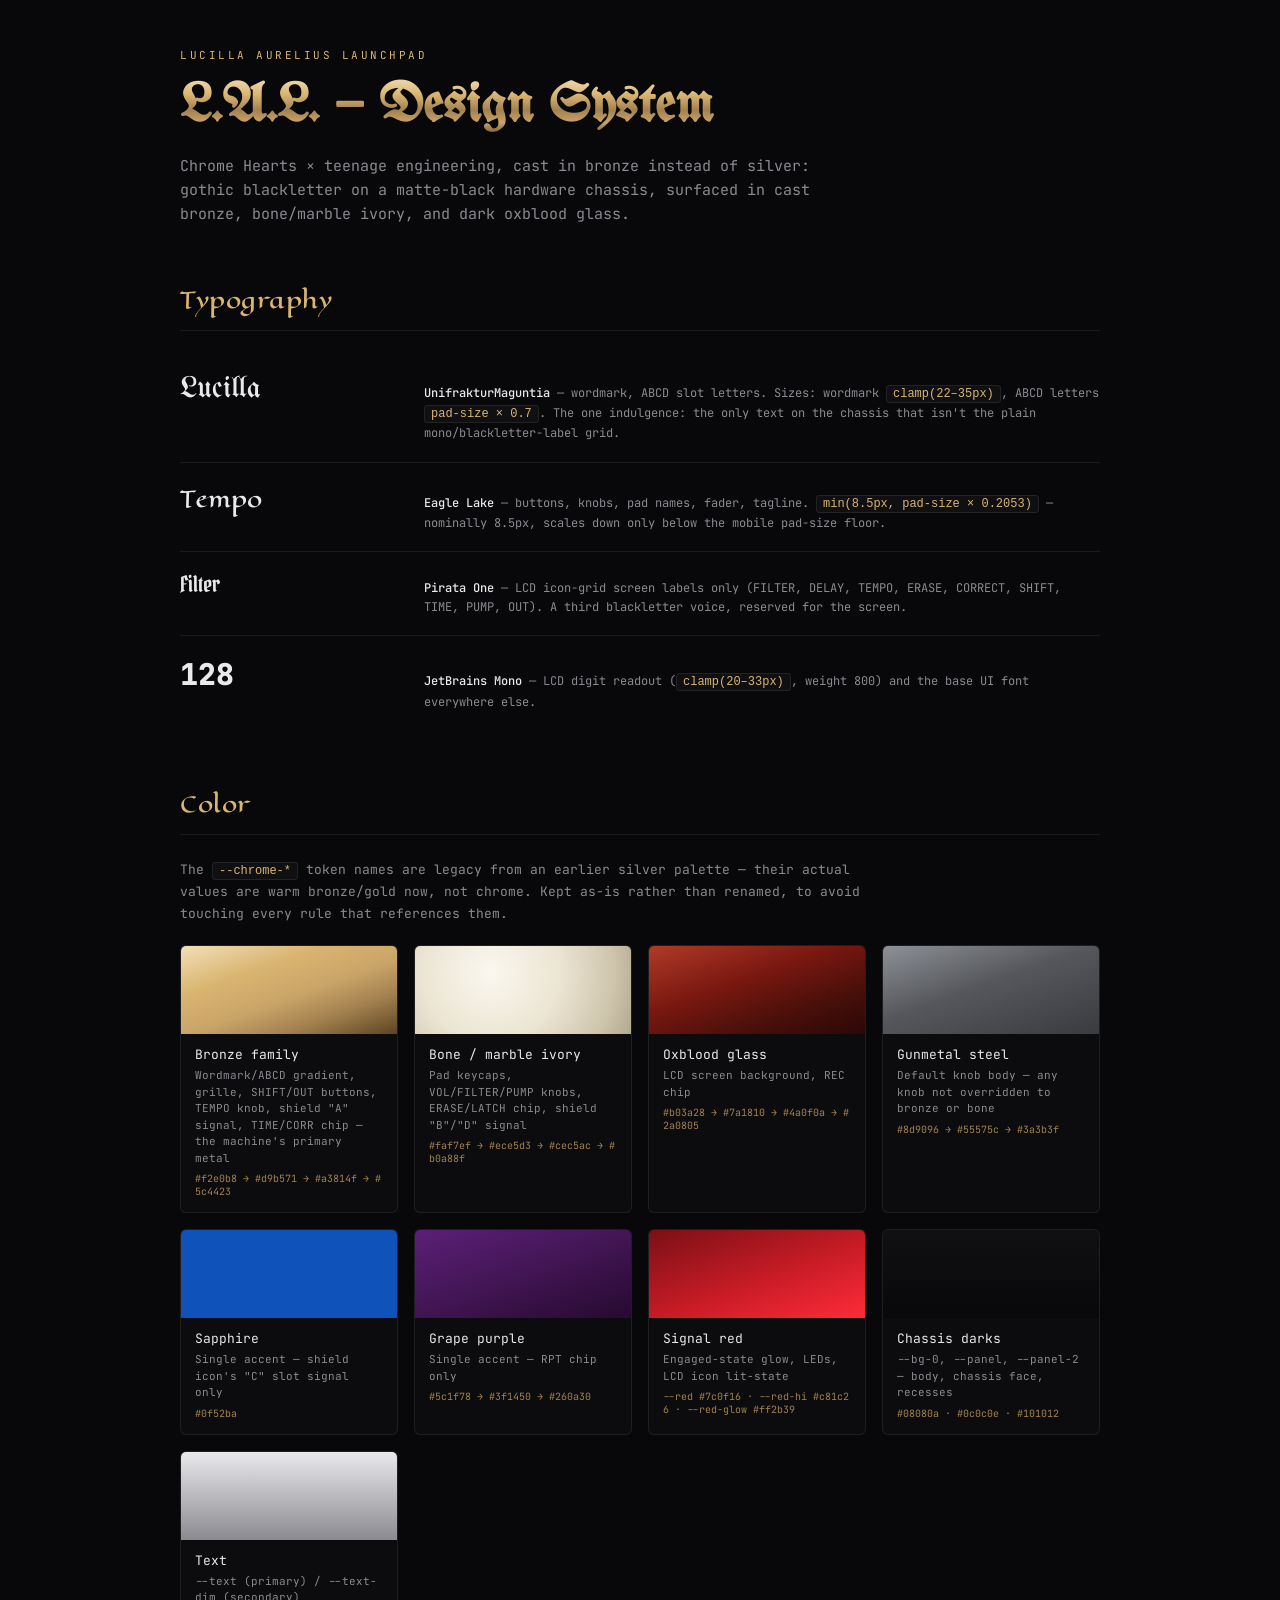
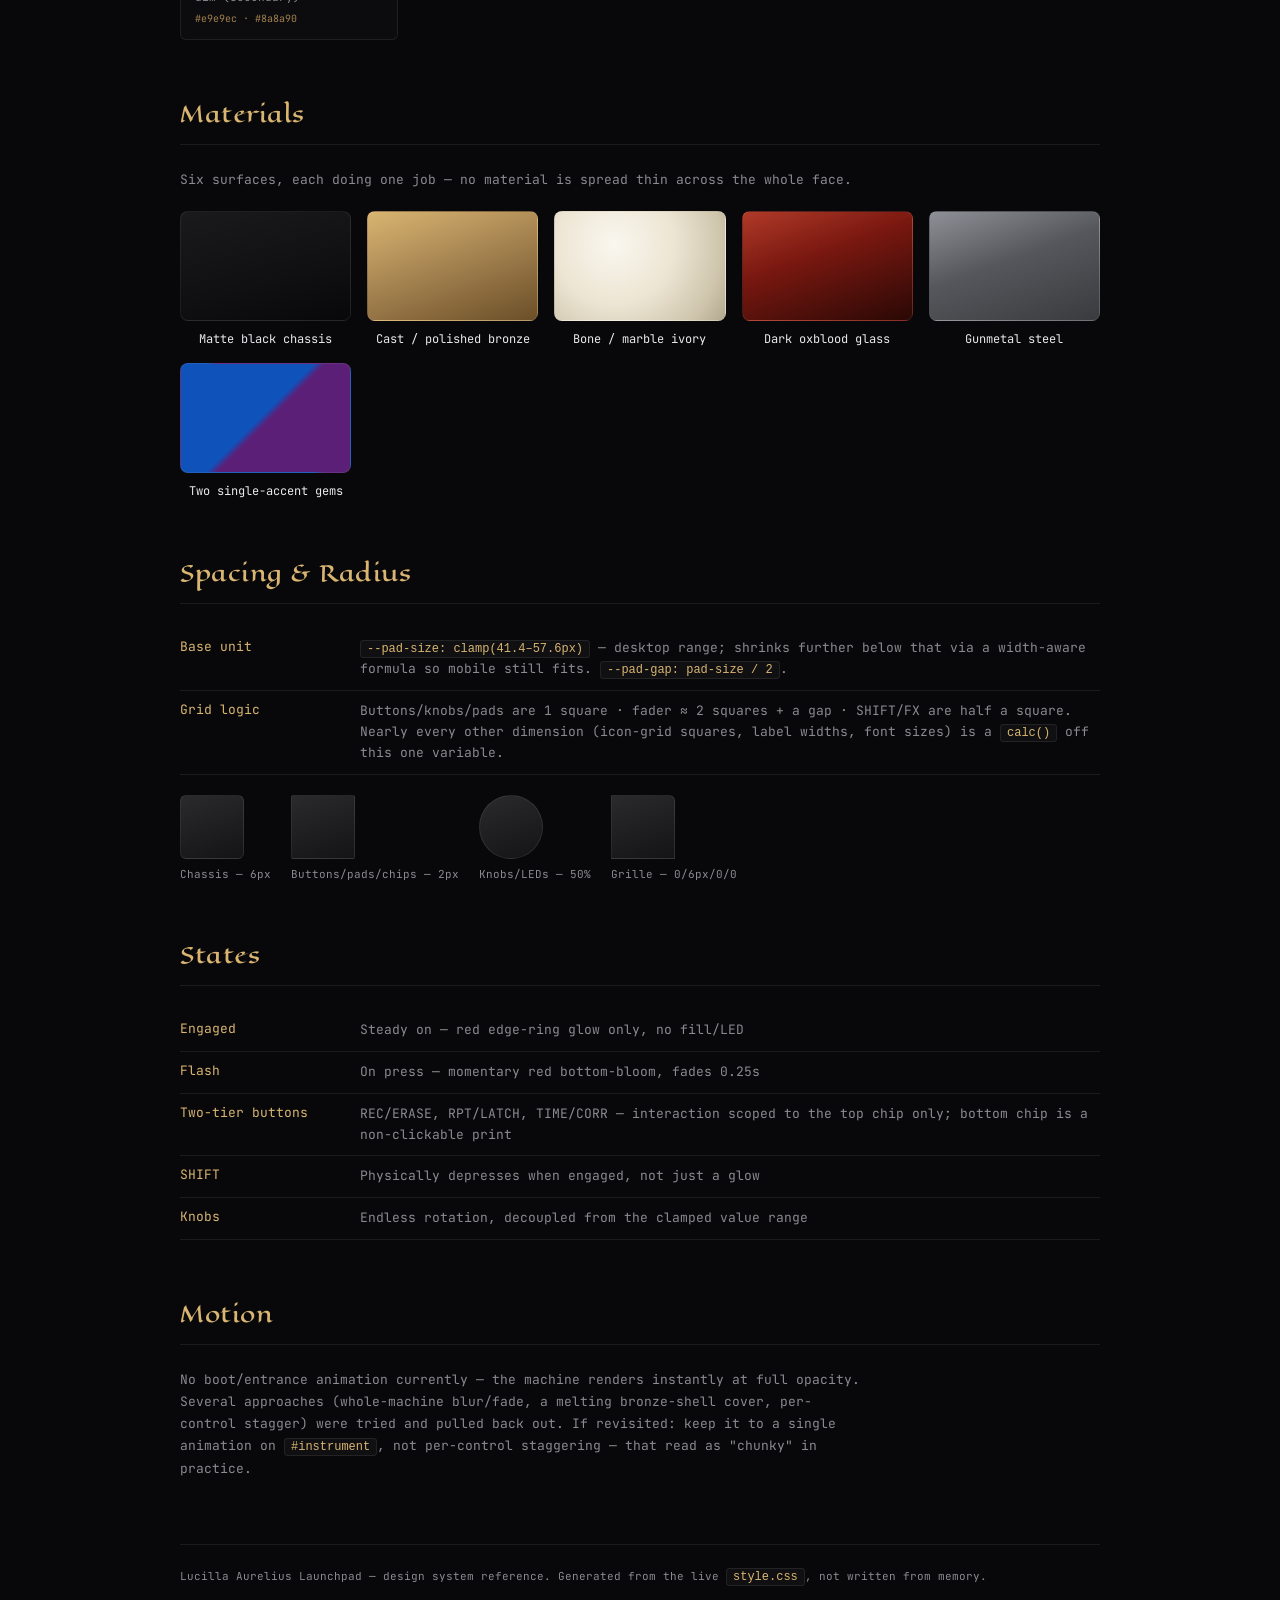
<file: design-system-reference.html>
<!DOCTYPE html>
<html lang="en">
<head>
<meta charset="UTF-8" />
<meta name="viewport" content="width=device-width, initial-scale=1.0" />
<title>L.A.L. — Design System</title>
<link rel="preconnect" href="https://fonts.googleapis.com">
<link rel="preconnect" href="https://fonts.gstatic.com" crossorigin>
<link href="https://fonts.googleapis.com/css2?family=UnifrakturMaguntia&family=Eagle+Lake&family=Pirata+One&family=JetBrains+Mono:wght@400;500;700;800&display=swap" rel="stylesheet">
<style>
  :root{
    --bg-0:#08080a;
    --panel:#0c0c0e;
    --panel-2:#101012;
    --line:rgba(255,255,255,0.08);
    --text:#e9e9ec;
    --text-dim:#8a8a90;
    --chrome-hi:#d9b571;
    --chrome-mid:#a3814f;
    --chrome-lo:#5c4423;
  }
  *{ box-sizing:border-box; }
  html,body{
    margin:0;
    background:var(--bg-0);
    color:var(--text);
    font-family:'JetBrains Mono', monospace;
  }
  body{
    padding:48px 20px 80px;
  }
  .wrap{
    max-width:920px;
    margin:0 auto;
  }
  header{
    margin-bottom:56px;
  }
  .kicker{
    font-size:11px;
    letter-spacing:2.5px;
    color:var(--chrome-hi);
    text-transform:uppercase;
    margin-bottom:14px;
  }
  h1{
    font-family:'UnifrakturMaguntia', cursive;
    font-size:clamp(34px, 6vw, 54px);
    margin:0 0 16px;
    background:linear-gradient(180deg, #f2e0b8 0%, #d9b571 30%, #a3814f 55%, #c9a468 75%, #5c4423 100%);
    -webkit-background-clip:text;
    background-clip:text;
    -webkit-text-fill-color:transparent;
    line-height:1.15;
  }
  .subtitle{
    font-size:15px;
    color:var(--text-dim);
    line-height:1.6;
    max-width:640px;
  }
  section{
    margin-bottom:56px;
  }
  h2{
    font-family:'Eagle Lake', cursive;
    font-weight:400;
    font-size:22px;
    letter-spacing:0.5px;
    color:var(--chrome-hi);
    border-bottom:1px solid var(--line);
    padding-bottom:12px;
    margin:0 0 24px;
  }
  .note{
    font-size:13px;
    color:var(--text-dim);
    line-height:1.7;
    margin:0 0 20px;
    max-width:680px;
  }
  code{
    background:var(--panel-2);
    border:1px solid var(--line);
    border-radius:3px;
    padding:1px 6px;
    font-size:12px;
    color:var(--chrome-hi);
  }

  /* type samples */
  .type-row{
    display:flex;
    align-items:baseline;
    gap:24px;
    padding:18px 0;
    border-bottom:1px solid var(--line);
  }
  .type-row:last-child{ border-bottom:none; }
  .type-sample{
    font-size:30px;
    min-width:220px;
    color:var(--text);
  }
  .type-meta{
    font-size:12px;
    color:var(--text-dim);
    line-height:1.6;
  }
  .type-meta b{ color:var(--text); font-weight:500; }
  .f-unifraktur{ font-family:'UnifrakturMaguntia', cursive; }
  .f-eagle{ font-family:'Eagle Lake', cursive; font-size:22px; }
  .f-pirata{ font-family:'Pirata One', cursive; font-size:22px; }
  .f-mono{ font-family:'JetBrains Mono', monospace; font-weight:800; }

  /* swatches */
  .swatch-grid{
    display:grid;
    grid-template-columns:repeat(auto-fill, minmax(200px, 1fr));
    gap:16px;
  }
  .swatch{
    border:1px solid var(--line);
    border-radius:6px;
    overflow:hidden;
    background:var(--panel);
  }
  .swatch-fill{
    height:88px;
  }
  .swatch-body{
    padding:12px 14px 14px;
  }
  .swatch-name{
    font-size:13px;
    color:var(--text);
    margin-bottom:4px;
  }
  .swatch-use{
    font-size:11px;
    color:var(--text-dim);
    line-height:1.5;
  }
  .swatch-hex{
    font-size:10px;
    color:var(--chrome-mid);
    margin-top:6px;
    word-break:break-all;
  }

  /* materials */
  .material-grid{
    display:grid;
    grid-template-columns:repeat(auto-fill, minmax(150px, 1fr));
    gap:16px;
  }
  .material{
    text-align:center;
  }
  .material-swatch{
    height:110px;
    border-radius:8px;
    border:1px solid var(--line);
    margin-bottom:10px;
  }
  .material-label{
    font-size:12px;
    color:var(--text);
  }

  /* spacing/radius/states */
  .kv-table{
    width:100%;
    border-collapse:collapse;
    font-size:13px;
  }
  .kv-table td{
    padding:10px 0;
    border-bottom:1px solid var(--line);
    vertical-align:top;
  }
  .kv-table td:first-child{
    color:var(--chrome-hi);
    width:180px;
    padding-right:20px;
  }
  .kv-table td:last-child{
    color:var(--text-dim);
    line-height:1.6;
  }

  .radius-row{
    display:flex;
    gap:20px;
    flex-wrap:wrap;
  }
  .radius-item{
    text-align:center;
  }
  .radius-box{
    width:64px;
    height:64px;
    background:linear-gradient(160deg, #2a2a2d, #141416);
    border:1px solid var(--line);
    margin-bottom:8px;
  }
  .radius-label{
    font-size:11px;
    color:var(--text-dim);
  }

  footer{
    margin-top:64px;
    padding-top:24px;
    border-top:1px solid var(--line);
    font-size:11px;
    color:var(--text-dim);
  }
</style>
</head>
<body>
<div class="wrap">

  <header>
    <div class="kicker">Lucilla Aurelius Launchpad</div>
    <h1>L.A.L. — Design System</h1>
    <p class="subtitle">Chrome Hearts × teenage engineering, cast in bronze instead of silver: gothic blackletter on a matte-black hardware chassis, surfaced in cast bronze, bone/marble ivory, and dark oxblood glass.</p>
  </header>

  <section>
    <h2>Typography</h2>
    <div class="type-row">
      <div class="type-sample f-unifraktur">Lucilla</div>
      <div class="type-meta"><b>UnifrakturMaguntia</b> — wordmark, ABCD slot letters. Sizes: wordmark <code>clamp(22–35px)</code>, ABCD letters <code>pad-size × 0.7</code>. The one indulgence: the only text on the chassis that isn't the plain mono/blackletter-label grid.</div>
    </div>
    <div class="type-row">
      <div class="type-sample f-eagle">Tempo</div>
      <div class="type-meta"><b>Eagle Lake</b> — buttons, knobs, pad names, fader, tagline. <code>min(8.5px, pad-size × 0.2053)</code> — nominally 8.5px, scales down only below the mobile pad-size floor.</div>
    </div>
    <div class="type-row">
      <div class="type-sample f-pirata">Filter</div>
      <div class="type-meta"><b>Pirata One</b> — LCD icon-grid screen labels only (FILTER, DELAY, TEMPO, ERASE, CORRECT, SHIFT, TIME, PUMP, OUT). A third blackletter voice, reserved for the screen.</div>
    </div>
    <div class="type-row">
      <div class="type-sample f-mono">128</div>
      <div class="type-meta"><b>JetBrains Mono</b> — LCD digit readout (<code>clamp(20–33px)</code>, weight 800) and the base UI font everywhere else.</div>
    </div>
  </section>

  <section>
    <h2>Color</h2>
    <p class="note">The <code>--chrome-*</code> token names are legacy from an earlier silver palette — their actual values are warm bronze/gold now, not chrome. Kept as-is rather than renamed, to avoid touching every rule that references them.</p>
    <div class="swatch-grid">

      <div class="swatch">
        <div class="swatch-fill" style="background:linear-gradient(160deg, #f2e0b8 0%, #d9b571 30%, #c9a468 55%, #a3814f 75%, #5c4423 100%);"></div>
        <div class="swatch-body">
          <div class="swatch-name">Bronze family</div>
          <div class="swatch-use">Wordmark/ABCD gradient, grille, SHIFT/OUT buttons, TEMPO knob, shield "A" signal, TIME/CORR chip — the machine's primary metal</div>
          <div class="swatch-hex">#f2e0b8 → #d9b571 → #a3814f → #5c4423</div>
        </div>
      </div>

      <div class="swatch">
        <div class="swatch-fill" style="background:radial-gradient(circle at 35% 30%, #faf7ef 0%, #ece5d3 45%, #cec5ac 80%, #b0a88f 100%);"></div>
        <div class="swatch-body">
          <div class="swatch-name">Bone / marble ivory</div>
          <div class="swatch-use">Pad keycaps, VOL/FILTER/PUMP knobs, ERASE/LATCH chip, shield "B"/"D" signal</div>
          <div class="swatch-hex">#faf7ef → #ece5d3 → #cec5ac → #b0a88f</div>
        </div>
      </div>

      <div class="swatch">
        <div class="swatch-fill" style="background:linear-gradient(160deg, #b03a28 0%, #7a1810 40%, #4a0f0a 72%, #2a0805 100%);"></div>
        <div class="swatch-body">
          <div class="swatch-name">Oxblood glass</div>
          <div class="swatch-use">LCD screen background, REC chip</div>
          <div class="swatch-hex">#b03a28 → #7a1810 → #4a0f0a → #2a0805</div>
        </div>
      </div>

      <div class="swatch">
        <div class="swatch-fill" style="background:linear-gradient(160deg, #8d9096 0%, #55575c 45%, #3a3b3f 100%);"></div>
        <div class="swatch-body">
          <div class="swatch-name">Gunmetal steel</div>
          <div class="swatch-use">Default knob body — any knob not overridden to bronze or bone</div>
          <div class="swatch-hex">#8d9096 → #55575c → #3a3b3f</div>
        </div>
      </div>

      <div class="swatch">
        <div class="swatch-fill" style="background:#0f52ba;"></div>
        <div class="swatch-body">
          <div class="swatch-name">Sapphire</div>
          <div class="swatch-use">Single accent — shield icon's "C" slot signal only</div>
          <div class="swatch-hex">#0f52ba</div>
        </div>
      </div>

      <div class="swatch">
        <div class="swatch-fill" style="background:linear-gradient(160deg, #5c1f78 0%, #3f1450 55%, #260a30 100%);"></div>
        <div class="swatch-body">
          <div class="swatch-name">Grape purple</div>
          <div class="swatch-use">Single accent — RPT chip only</div>
          <div class="swatch-hex">#5c1f78 → #3f1450 → #260a30</div>
        </div>
      </div>

      <div class="swatch">
        <div class="swatch-fill" style="background:linear-gradient(160deg, #7c0f16 0%, #c81c26 55%, #ff2b39 100%);"></div>
        <div class="swatch-body">
          <div class="swatch-name">Signal red</div>
          <div class="swatch-use">Engaged-state glow, LEDs, LCD icon lit-state</div>
          <div class="swatch-hex">--red #7c0f16 · --red-hi #c81c26 · --red-glow #ff2b39</div>
        </div>
      </div>

      <div class="swatch">
        <div class="swatch-fill" style="background:linear-gradient(180deg, #101012 0%, #0c0c0e 55%, #08080a 100%);"></div>
        <div class="swatch-body">
          <div class="swatch-name">Chassis darks</div>
          <div class="swatch-use">--bg-0, --panel, --panel-2 — body, chassis face, recesses</div>
          <div class="swatch-hex">#08080a · #0c0c0e · #101012</div>
        </div>
      </div>

      <div class="swatch">
        <div class="swatch-fill" style="background:linear-gradient(180deg, #e9e9ec 0%, #8a8a90 100%);"></div>
        <div class="swatch-body">
          <div class="swatch-name">Text</div>
          <div class="swatch-use">--text (primary) / --text-dim (secondary)</div>
          <div class="swatch-hex">#e9e9ec · #8a8a90</div>
        </div>
      </div>

    </div>
  </section>

  <section>
    <h2>Materials</h2>
    <p class="note">Six surfaces, each doing one job — no material is spread thin across the whole face.</p>
    <div class="material-grid">
      <div class="material">
        <div class="material-swatch" style="background:linear-gradient(165deg, #1a1a1c 0%, #101012 60%, #08080a 100%);"></div>
        <div class="material-label">Matte black chassis</div>
      </div>
      <div class="material">
        <div class="material-swatch" style="background:linear-gradient(160deg, #d9b571 0%, #a3814f 50%, #6b4f28 100%);"></div>
        <div class="material-label">Cast / polished bronze</div>
      </div>
      <div class="material">
        <div class="material-swatch" style="background:radial-gradient(circle at 35% 30%, #faf7ef 0%, #ece5d3 45%, #cec5ac 80%, #b0a88f 100%);"></div>
        <div class="material-label">Bone / marble ivory</div>
      </div>
      <div class="material">
        <div class="material-swatch" style="background:linear-gradient(160deg, #b03a28 0%, #7a1810 40%, #2a0805 100%);"></div>
        <div class="material-label">Dark oxblood glass</div>
      </div>
      <div class="material">
        <div class="material-swatch" style="background:linear-gradient(160deg, #8d9096 0%, #55575c 45%, #3a3b3f 100%);"></div>
        <div class="material-label">Gunmetal steel</div>
      </div>
      <div class="material">
        <div class="material-swatch" style="background:linear-gradient(135deg, #0f52ba 0%, #0f52ba 48%, #5c1f78 52%, #5c1f78 100%);"></div>
        <div class="material-label">Two single-accent gems</div>
      </div>
    </div>
  </section>

  <section>
    <h2>Spacing &amp; Radius</h2>
    <table class="kv-table">
      <tr><td>Base unit</td><td><code>--pad-size: clamp(41.4–57.6px)</code> — desktop range; shrinks further below that via a width-aware formula so mobile still fits. <code>--pad-gap: pad-size / 2</code>.</td></tr>
      <tr><td>Grid logic</td><td>Buttons/knobs/pads are 1 square · fader ≈ 2 squares + a gap · SHIFT/FX are half a square. Nearly every other dimension (icon-grid squares, label widths, font sizes) is a <code>calc()</code> off this one variable.</td></tr>
    </table>
    <div class="radius-row" style="margin-top:20px;">
      <div class="radius-item">
        <div class="radius-box" style="border-radius:6px;"></div>
        <div class="radius-label">Chassis — 6px</div>
      </div>
      <div class="radius-item">
        <div class="radius-box" style="border-radius:2px;"></div>
        <div class="radius-label">Buttons/pads/chips — 2px</div>
      </div>
      <div class="radius-item">
        <div class="radius-box" style="border-radius:50%;"></div>
        <div class="radius-label">Knobs/LEDs — 50%</div>
      </div>
      <div class="radius-item">
        <div class="radius-box" style="border-radius:0 6px 0 0;"></div>
        <div class="radius-label">Grille — 0/6px/0/0</div>
      </div>
    </div>
  </section>

  <section>
    <h2>States</h2>
    <table class="kv-table">
      <tr><td>Engaged</td><td>Steady on — red edge-ring glow only, no fill/LED</td></tr>
      <tr><td>Flash</td><td>On press — momentary red bottom-bloom, fades 0.25s</td></tr>
      <tr><td>Two-tier buttons</td><td>REC/ERASE, RPT/LATCH, TIME/CORR — interaction scoped to the top chip only; bottom chip is a non-clickable print</td></tr>
      <tr><td>SHIFT</td><td>Physically depresses when engaged, not just a glow</td></tr>
      <tr><td>Knobs</td><td>Endless rotation, decoupled from the clamped value range</td></tr>
    </table>
  </section>

  <section>
    <h2>Motion</h2>
    <p class="note">No boot/entrance animation currently — the machine renders instantly at full opacity. Several approaches (whole-machine blur/fade, a melting bronze-shell cover, per-control stagger) were tried and pulled back out. If revisited: keep it to a single animation on <code>#instrument</code>, not per-control staggering — that read as "chunky" in practice.</p>
  </section>

  <footer>
    Lucilla Aurelius Launchpad — design system reference. Generated from the live <code>style.css</code>, not written from memory.
  </footer>

</div>
</body>
</html>
</file>
